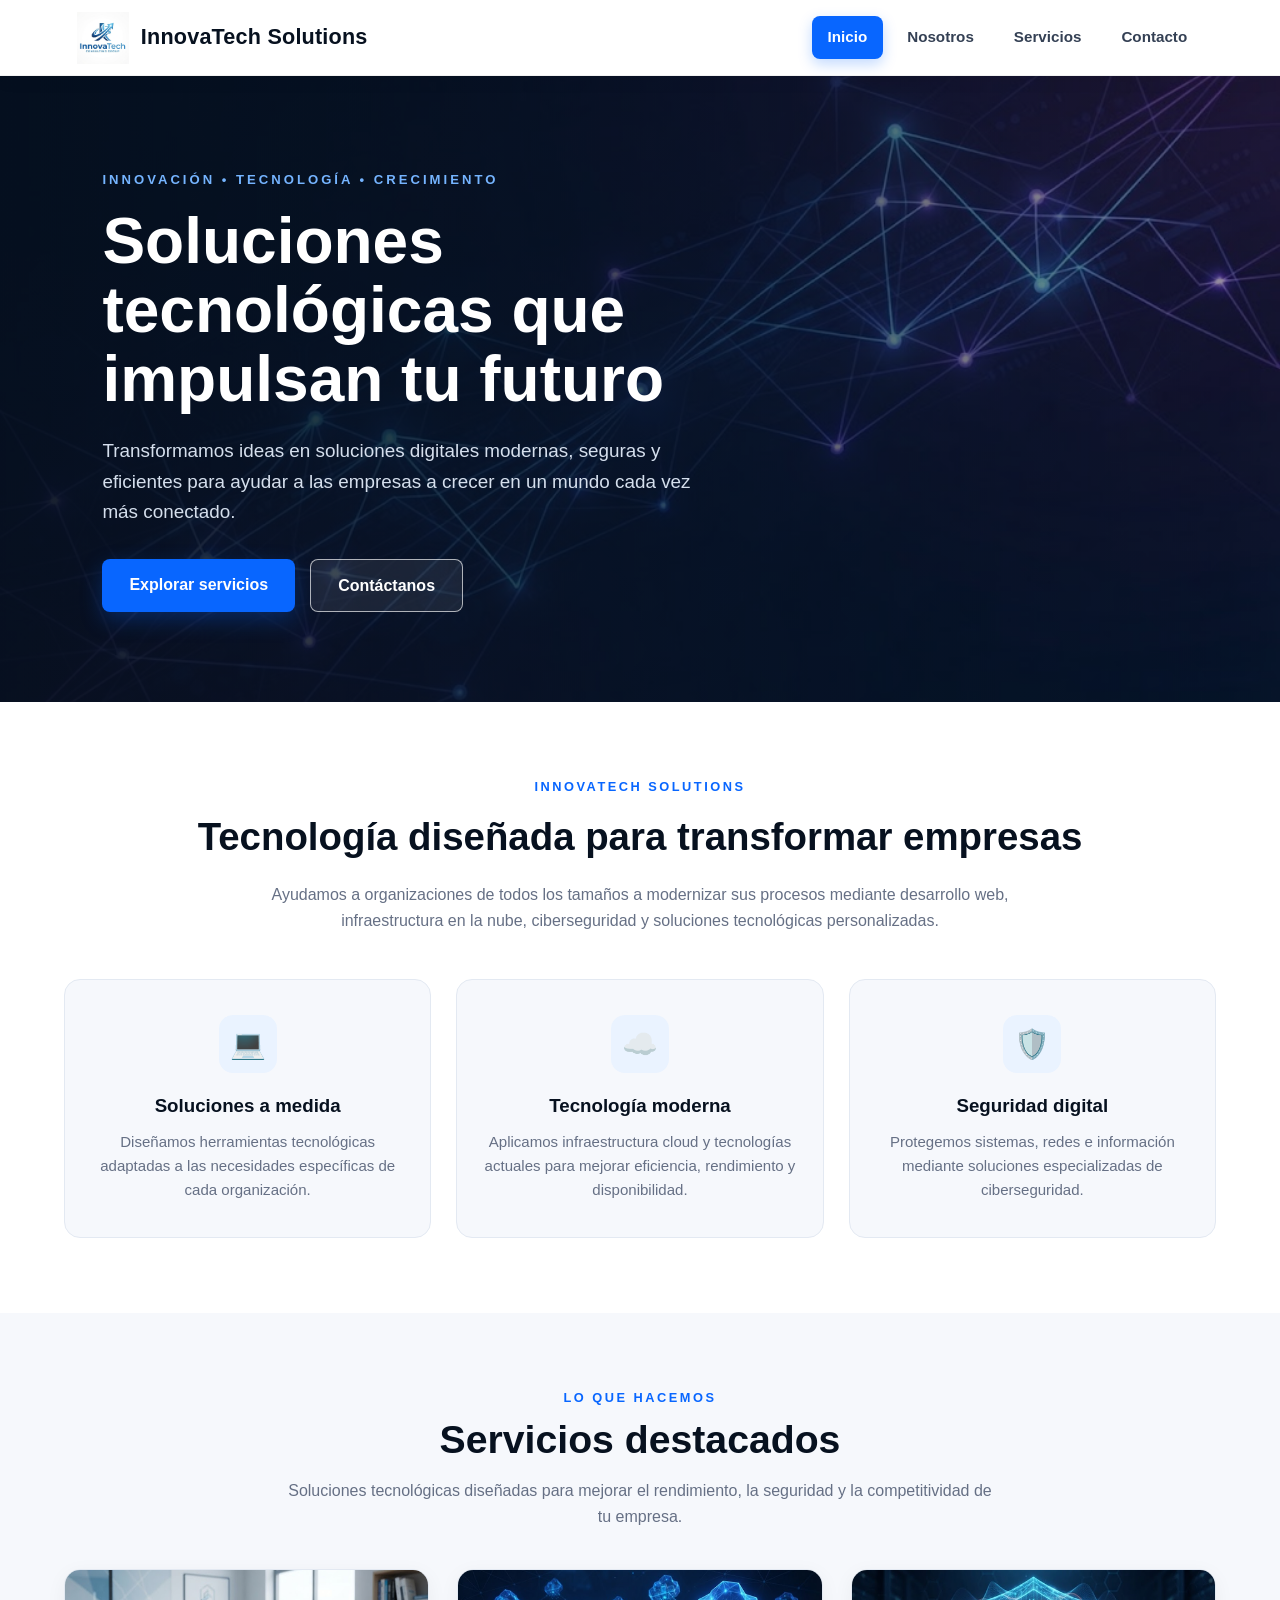
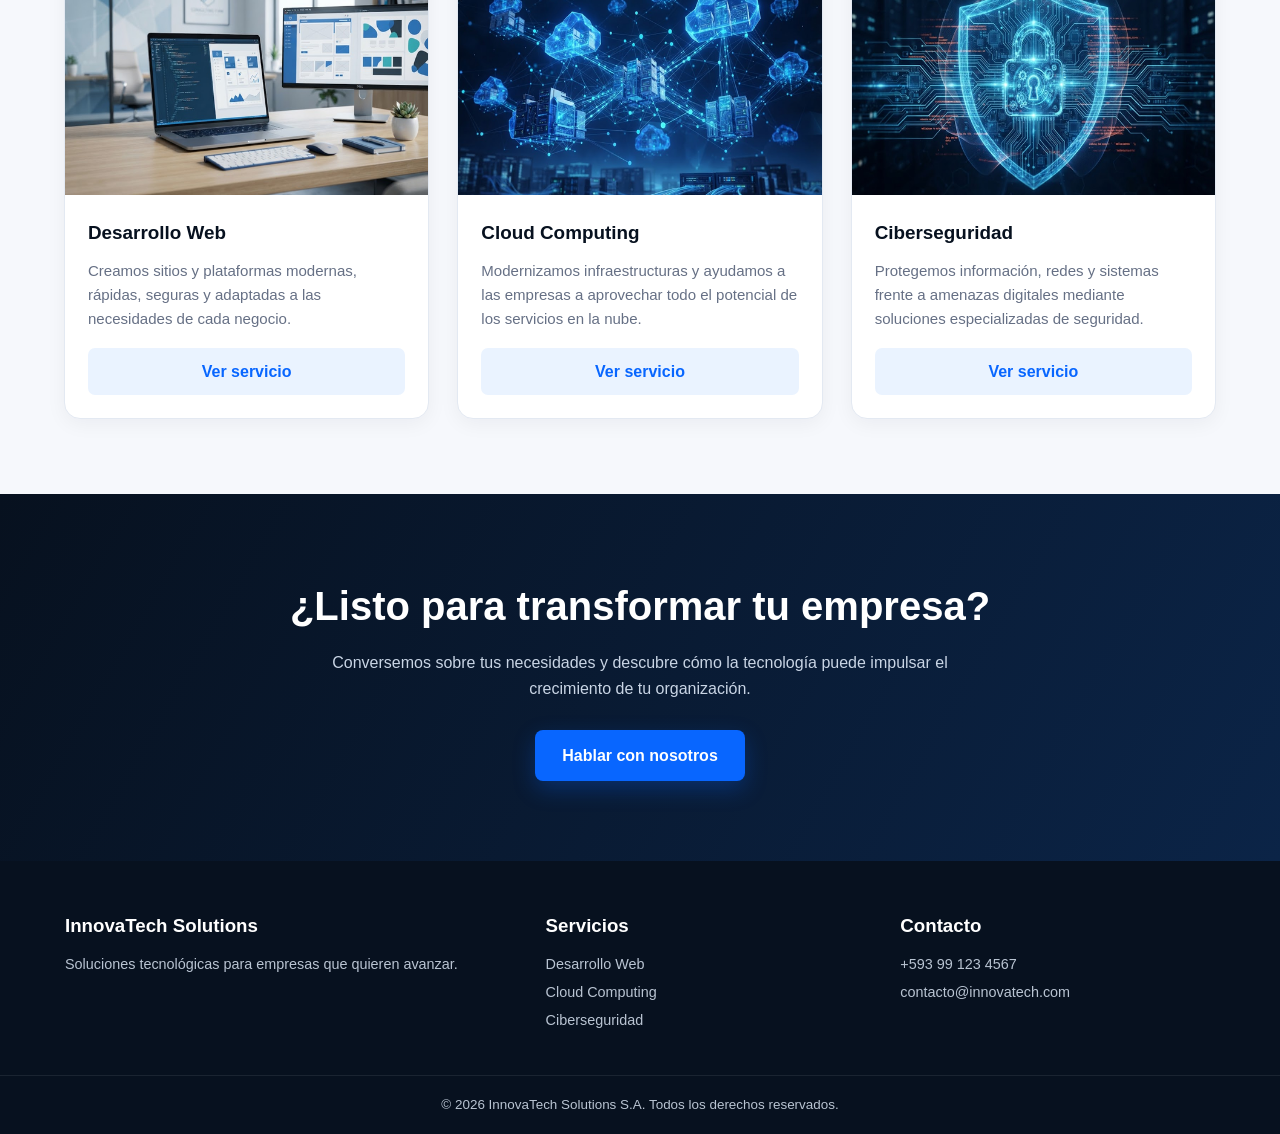
<file: index.html>
<!DOCTYPE html>
<html lang="es">

<head>
    <meta charset="UTF-8">

    <meta
        name="viewport"
        content="width=device-width, initial-scale=1.0">

    <meta
        name="description"
        content="InnovaTech Solutions ofrece servicios de desarrollo web, cloud computing, ciberseguridad y consultoría tecnológica.">

    <title>InnovaTech Solutions | Inicio</title>

    <link
        rel="stylesheet"
        href="assets/css/style.css">
</head>


<body>

    <!-- =========================
         ENCABEZADO
    ========================== -->

    <header>

        <div class="logo-container">

            <img
                src="assets/img/logo.png"
                alt="Logotipo de InnovaTech Solutions">

            <span>InnovaTech Solutions</span>

        </div>


        <nav>
            <ul>

                <li>
                    <a href="index.html" class="active">
                        Inicio
                    </a>
                </li>

                <li>
                    <a href="nosotros.html">
                        Nosotros
                    </a>
                </li>

                <li>
                    <a href="productos.html">
                        Servicios
                    </a>
                </li>

                <li>
                    <a href="contacto.html">
                        Contacto
                    </a>
                </li>

            </ul>
        </nav>

    </header>


    <!-- =========================
         CONTENIDO PRINCIPAL
    ========================== -->

    <main>


        <!-- =========================
             BANNER PRINCIPAL
        ========================== -->

        <section class="banner">

            <div class="banner-content">

                <span class="banner-label">
                    INNOVACIÓN • TECNOLOGÍA • CRECIMIENTO
                </span>

                <h1>
                    Soluciones tecnológicas que impulsan tu futuro
                </h1>

                <p>
                    Transformamos ideas en soluciones digitales modernas,
                    seguras y eficientes para ayudar a las empresas a crecer
                    en un mundo cada vez más conectado.
                </p>


                <div class="hero-buttons">

                    <a
                        href="productos.html"
                        class="btn btn-primary">

                        Explorar servicios

                    </a>


                    <a
                        href="contacto.html"
                        class="btn btn-secondary">

                        Contáctanos

                    </a>

                </div>

            </div>

        </section>


        <!-- =========================
             PRESENTACIÓN
        ========================== -->

        <section class="container intro-section">

            <span class="section-subtitle">
                InnovaTech Solutions
            </span>

            <h2>
                Tecnología diseñada para transformar empresas
            </h2>

            <p>
                Ayudamos a organizaciones de todos los tamaños a modernizar
                sus procesos mediante desarrollo web, infraestructura en la nube,
                ciberseguridad y soluciones tecnológicas personalizadas.
            </p>


            <!-- BENEFICIOS -->

            <div class="features-grid">


                <article class="feature-card">

                    <div class="feature-icon">
                        💻
                    </div>

                    <h3>
                        Soluciones a medida
                    </h3>

                    <p>
                        Diseñamos herramientas tecnológicas adaptadas
                        a las necesidades específicas de cada organización.
                    </p>

                </article>


                <article class="feature-card">

                    <div class="feature-icon">
                        ☁️
                    </div>

                    <h3>
                        Tecnología moderna
                    </h3>

                    <p>
                        Aplicamos infraestructura cloud y tecnologías
                        actuales para mejorar eficiencia, rendimiento
                        y disponibilidad.
                    </p>

                </article>


                <article class="feature-card">

                    <div class="feature-icon">
                        🛡️
                    </div>

                    <h3>
                        Seguridad digital
                    </h3>

                    <p>
                        Protegemos sistemas, redes e información
                        mediante soluciones especializadas
                        de ciberseguridad.
                    </p>

                </article>


            </div>

        </section>



        <!-- =========================
             SERVICIOS DESTACADOS
        ========================== -->

        <section class="services-section">

            <div class="container">

                <span class="section-subtitle">
                    Lo que hacemos
                </span>

                <h2 class="section-title">
                    Servicios destacados
                </h2>

                <p class="section-description">
                    Soluciones tecnológicas diseñadas para mejorar
                    el rendimiento, la seguridad y la competitividad
                    de tu empresa.
                </p>


                <div class="services-grid">


                    <!-- SERVICIO 1 -->

                    <article class="card">

                        <img
                            src="assets/img/productos/servicio1.png"
                            alt="Servicio de Desarrollo Web">

                        <div class="card-content">

                            <h3>
                                Desarrollo Web
                            </h3>

                            <p>
                                Creamos sitios y plataformas modernas,
                                rápidas, seguras y adaptadas a las
                                necesidades de cada negocio.
                            </p>

                            <a
                                href="productos.html"
                                class="btn-card">

                                Ver servicio

                            </a>

                        </div>

                    </article>



                    <!-- SERVICIO 2 -->

                    <article class="card">

                        <img
                            src="assets/img/productos/servicio2.png"
                            alt="Servicio de Cloud Computing">

                        <div class="card-content">

                            <h3>
                                Cloud Computing
                            </h3>

                            <p>
                                Modernizamos infraestructuras y ayudamos
                                a las empresas a aprovechar todo el
                                potencial de los servicios en la nube.
                            </p>

                            <a
                                href="productos.html"
                                class="btn-card">

                                Ver servicio

                            </a>

                        </div>

                    </article>



                    <!-- SERVICIO 3 -->

                    <article class="card">

                        <img
                            src="assets/img/productos/servicio3.png"
                            alt="Servicio de Ciberseguridad">

                        <div class="card-content">

                            <h3>
                                Ciberseguridad
                            </h3>

                            <p>
                                Protegemos información, redes y sistemas
                                frente a amenazas digitales mediante
                                soluciones especializadas de seguridad.
                            </p>

                            <a
                                href="productos.html"
                                class="btn-card">

                                Ver servicio

                            </a>

                        </div>

                    </article>


                </div>

            </div>

        </section>



        <!-- =========================
             LLAMADA A LA ACCIÓN
        ========================== -->

        <section class="cta-section">

            <h2>
                ¿Listo para transformar tu empresa?
            </h2>

            <p>
                Conversemos sobre tus necesidades y descubre cómo
                la tecnología puede impulsar el crecimiento de
                tu organización.
            </p>

            <a
                href="contacto.html"
                class="btn btn-primary">

                Hablar con nosotros

            </a>

        </section>


    </main>


    <!-- =========================
         PIE DE PÁGINA
    ========================== -->

    <footer>

        <div class="footer-content">


            <div>

                <h3>
                    InnovaTech Solutions
                </h3>

                <p>
                    Soluciones tecnológicas para empresas
                    que quieren avanzar.
                </p>

            </div>


            <div>

                <h3>
                    Servicios
                </h3>

                <p>
                    Desarrollo Web
                </p>

                <p>
                    Cloud Computing
                </p>

                <p>
                    Ciberseguridad
                </p>

            </div>


            <div>

                <h3>
                    Contacto
                </h3>

                <p>
                    +593 99 123 4567
                </p>

                <p>
                    contacto@innovatech.com
                </p>

            </div>


        </div>


        <div class="footer-bottom">

            <p>
                &copy; 2026 InnovaTech Solutions S.A.
                Todos los derechos reservados.
            </p>

        </div>

    </footer>


</body>

</html>
</file>
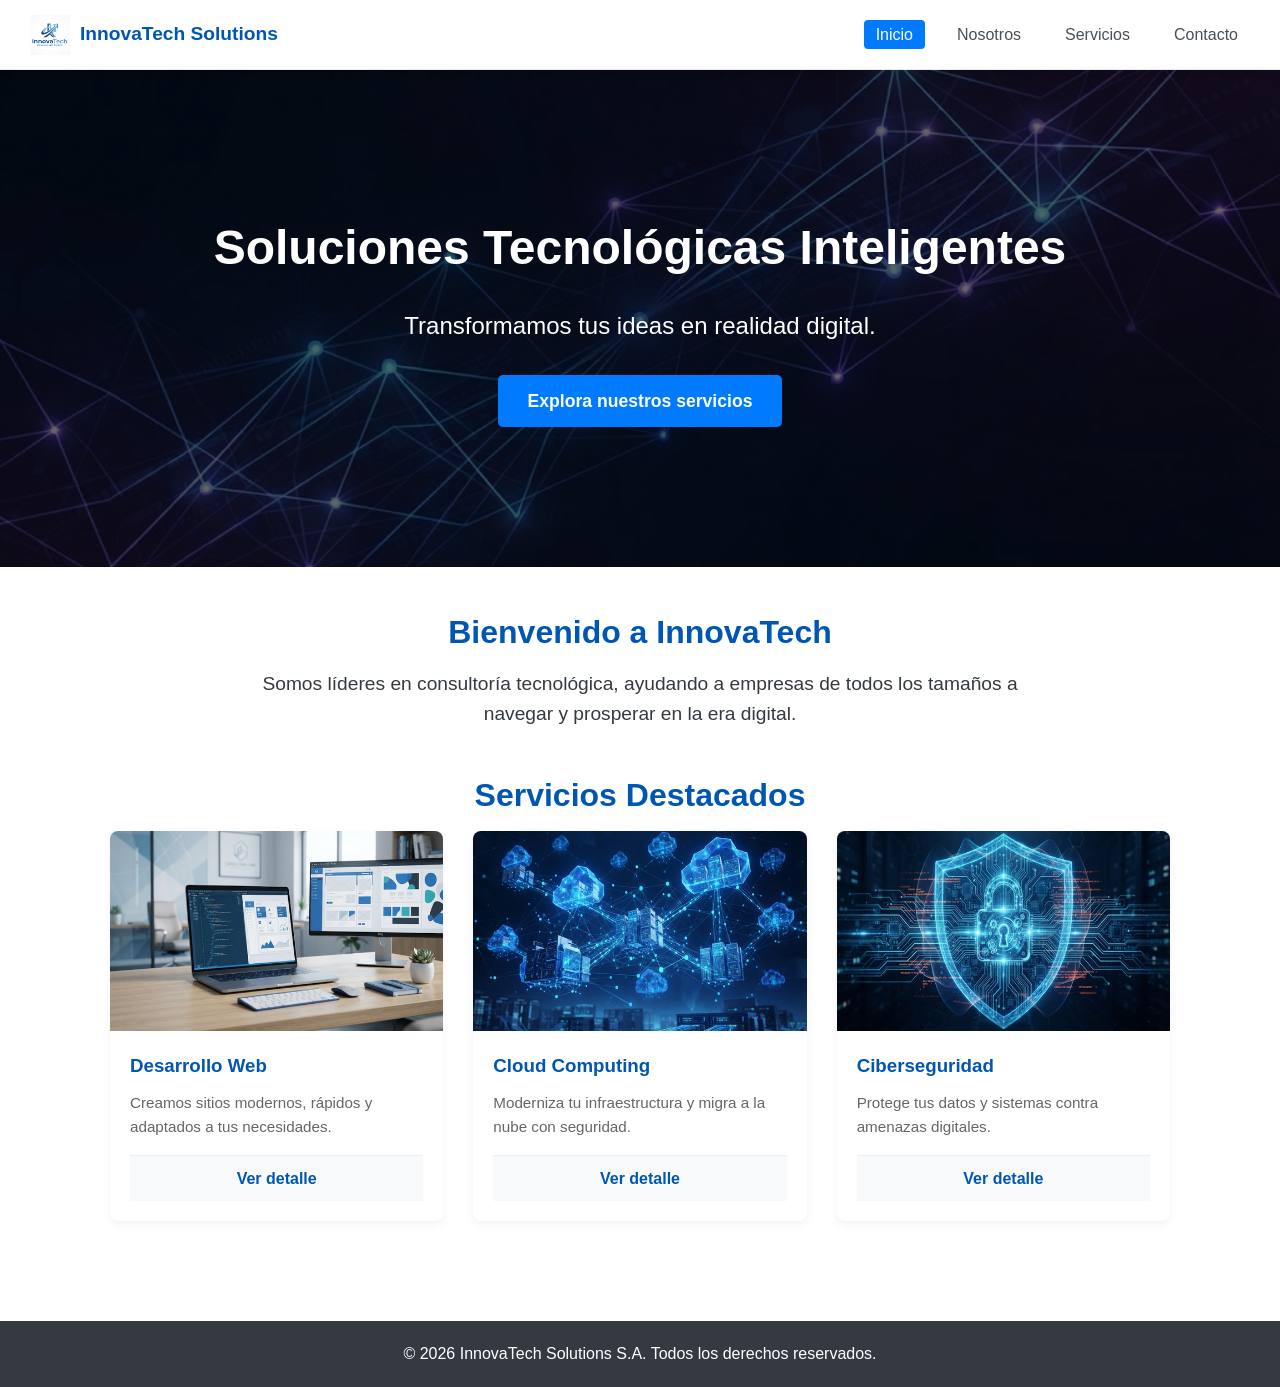
<file: sitio-empresa/index.html>
<!DOCTYPE html>
<html lang="es">
<head>
    <meta charset="UTF-8">
    <meta name="viewport" content="width=device-width, initial-scale=1.0">
    <title>InnovaTech Solutions - Inicio</title>
    <link rel="stylesheet" href="assets/css/style.css">
</head>
<body>
    <header>
        <div class="logo-container">
            <img src="assets/img/logo.png" alt="Logo InnovaTech">
            <span>InnovaTech Solutions</span>
        </div>
        <nav>
            <ul>
                <li><a href="index.html" class="active">Inicio</a></li>
                <li><a href="nosotros.html">Nosotros</a></li>
                <li><a href="productos.html">Servicios</a></li>
                <li><a href="contacto.html">Contacto</a></li>
            </ul>
        </nav>
    </header>

    <main>
        <section class="banner">
            <div class="container">
                <h1>Soluciones Tecnológicas Inteligentes</h1>
                <p>Transformamos tus ideas en realidad digital.</p>
                <a href="productos.html" class="btn">Explora nuestros servicios</a>
            </div>
        </section>

        <section class="container intro">
            <h2 class="section-title">Bienvenido a InnovaTech</h2>
            <p style="text-align: center; max-width: 800px; margin: 0 auto; font-size: 1.2rem;">Somos líderes en consultoría tecnológica, ayudando a empresas de todos los tamaños a navegar y prosperar en la era digital.</p>
        </section>

        <section class="container">
            <h2 class="section-title">Servicios Destacados</h2>
            <div class="services-grid">
                <!-- Tarjeta 1 -->
                <article class="card">
                    <img src="assets/img/productos/servicio1.png" alt="Desarrollo Web">
                    <div class="card-content">
                        <h3>Desarrollo Web</h3>
                        <p>Creamos sitios modernos, rápidos y adaptados a tus necesidades.</p>
                        <a href="productos.html" class="btn-card">Ver detalle</a>
                    </div>
                </article>
                <!-- Tarjeta 2 -->
                <article class="card">
                    <img src="assets/img/productos/servicio2.png" alt="Cloud Computing">
                    <div class="card-content">
                        <h3>Cloud Computing</h3>
                        <p>Moderniza tu infraestructura y migra a la nube con seguridad.</p>
                        <a href="productos.html" class="btn-card">Ver detalle</a>
                    </div>
                </article>
                <!-- Tarjeta 3 -->
                <article class="card">
                    <img src="assets/img/productos/servicio3.png" alt="Ciberseguridad">
                    <div class="card-content">
                        <h3>Ciberseguridad</h3>
                        <p>Protege tus datos y sistemas contra amenazas digitales.</p>
                        <a href="productos.html" class="btn-card">Ver detalle</a>
                    </div>
                </article>
            </div>
        </section>
    </main>

    <footer>
        <p>&copy; 2026 InnovaTech Solutions S.A. Todos los derechos reservados.</p>
    </footer>
</body>
</html>
</file>
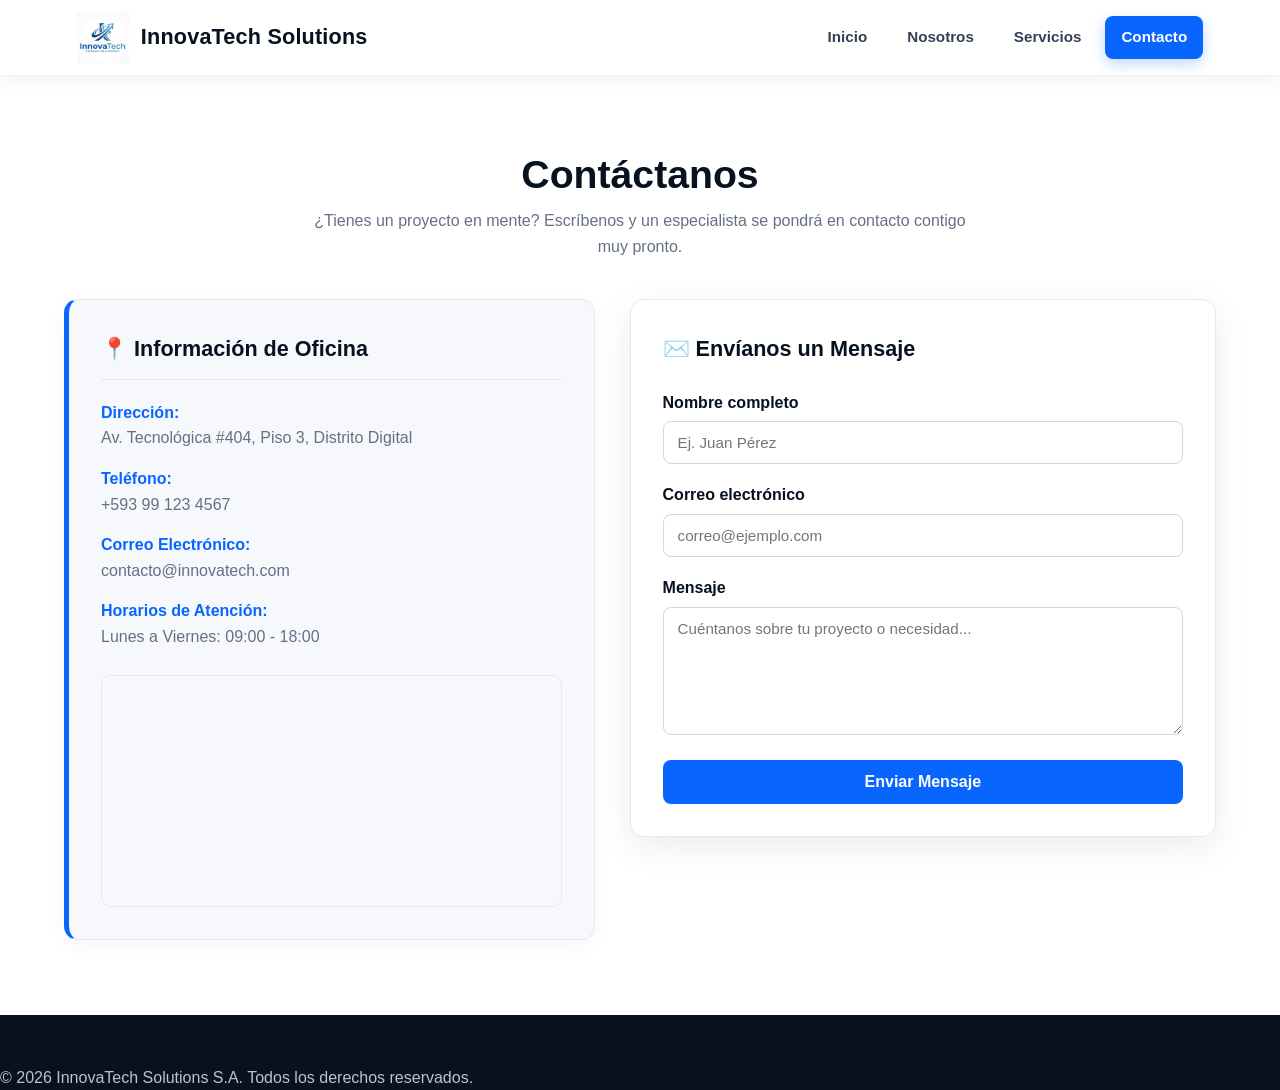
<file: contacto.html>
<!DOCTYPE html>
<html lang="es">
<head>
    <meta charset="UTF-8">
    <meta name="viewport" content="width=device-width, initial-scale=1.0">
    <title>InnovaTech Solutions - Contacto</title>
    <link rel="stylesheet" href="assets/css/style.css">
</head>
<body>
    <header>
        <div class="logo-container">
            <img src="assets/img/logo.png" alt="Logo InnovaTech">
            <span>InnovaTech Solutions</span>
        </div>
        <nav>
            <ul>
                <li><a href="index.html">Inicio</a></li>
                <li><a href="nosotros.html">Nosotros</a></li>
                <li><a href="productos.html">Servicios</a></li>
                <li><a href="contacto.html" class="active">Contacto</a></li>
            </ul>
        </nav>
    </header>

    <main>
        <section class="container contact-section">
            <h2 class="section-title">Contáctanos</h2>
            <p class="contact-subtitle">¿Tienes un proyecto en mente? Escríbenos y un especialista se pondrá en contacto contigo muy pronto.</p>

            <div class="contact-grid">
                
                <!-- Columna Izquierda: Información de Oficina -->
                <div class="office-info">
                    <h3>📍 Información de Oficina</h3>
                    <p><strong>Dirección:</strong><br>Av. Tecnológica #404, Piso 3, Distrito Digital</p>
                    <p><strong>Teléfono:</strong><br>+593 99 123 4567</p>
                    <p><strong>Correo Electrónico:</strong><br>contacto@innovatech.com</p>
                    <p><strong>Horarios de Atención:</strong><br>Lunes a Viernes: 09:00 - 18:00</p>
                    
                    <!-- Mapa Interactivo Integrado -->
                    <div class="map-container">
                        <iframe src="https://www.openstreetmap.org/export/embed.html?bbox=-79.921%2C-2.224%2C-79.877%2C-2.181&amp;layer=mapnik" allowfullscreen></iframe>
                    </div>
                </div>

                <!-- Columna Derecha: Formulario de Contacto -->
                <div class="contact-form-wrapper">
                    <h3>✉️ Envíanos un Mensaje</h3>
                    <form id="contactForm">
                        <div class="form-group">
                            <label for="name">Nombre completo</label>
                            <input type="text" class="form-control" id="name" placeholder="Ej. Juan Pérez" required>
                        </div>
                        <div class="form-group">
                            <label for="email">Correo electrónico</label>
                            <input type="email" class="form-control" id="email" placeholder="correo@ejemplo.com" required>
                        </div>
                        <div class="form-group">
                            <label for="message">Mensaje</label>
                            <textarea class="form-control" id="message" rows="6" placeholder="Cuéntanos sobre tu proyecto o necesidad..." required></textarea>
                        </div>
                        <button type="submit" class="btn-submit">Enviar Mensaje</button>
                    </form>
                </div>

            </div>
        </section>
    </main>

    <footer>
        <p>&copy; 2026 InnovaTech Solutions S.A. Todos los derechos reservados.</p>
    </footer>
</body>
</html>
</file>
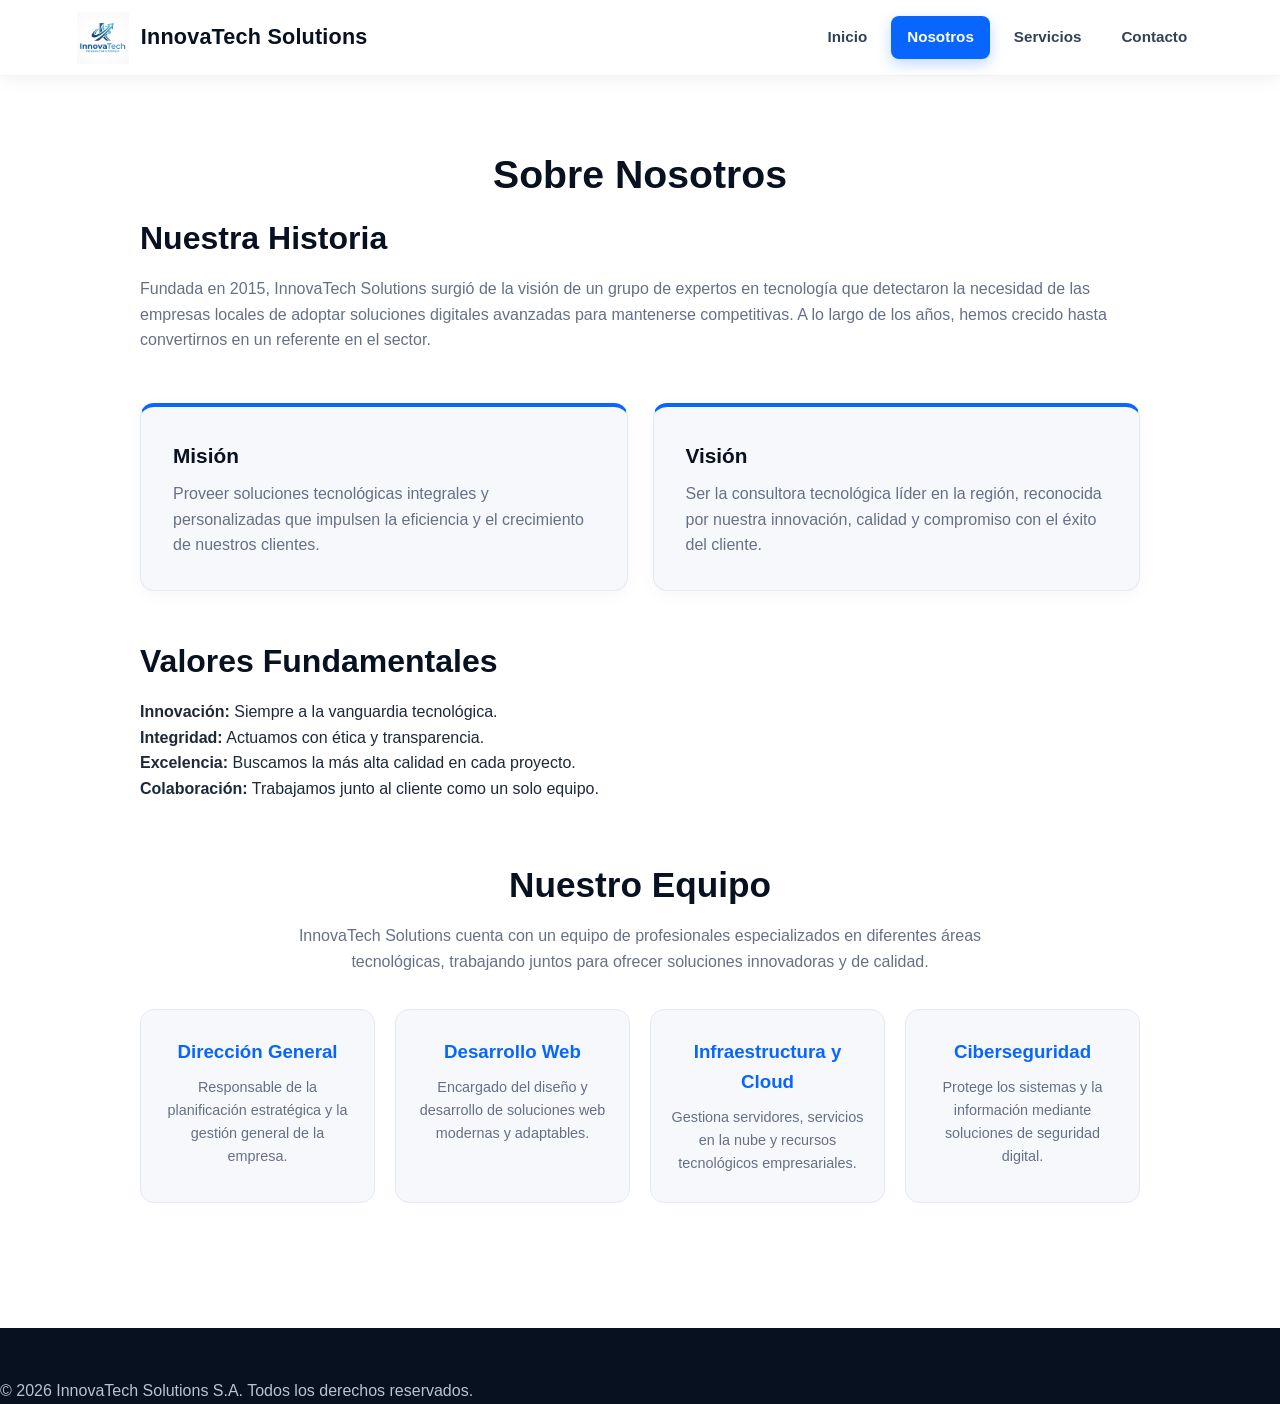
<file: nosotros.html>
<!DOCTYPE html>
<html lang="es">
<head>
    <meta charset="UTF-8">
    <meta name="viewport" content="width=device-width, initial-scale=1.0">
    <title>InnovaTech Solutions - Nosotros</title>
    <link rel="stylesheet" href="assets/css/style.css">
</head>
<body>
    <header>
        <div class="logo-container">
            <img src="assets/img/logo.png" alt="Logo InnovaTech">
            <span>InnovaTech Solutions</span>
        </div>
        <nav>
            <ul>
                <li><a href="index.html">Inicio</a></li>
                <li><a href="nosotros.html" class="active">Nosotros</a></li>
                <li><a href="productos.html">Servicios</a></li>
                <li><a href="contacto.html">Contacto</a></li>
            </ul>
        </nav>
    </header>

    <main>
        <div class="container about-content">
            <h1 class="section-title">Sobre Nosotros</h1>
            
            <section class="about-section">
                <h2>Nuestra Historia</h2>
                <p>Fundada en 2015, InnovaTech Solutions surgió de la visión de un grupo de expertos en tecnología que detectaron la necesidad de las empresas locales de adoptar soluciones digitales avanzadas para mantenerse competitivas. A lo largo de los años, hemos crecido hasta convertirnos en un referente en el sector.</p>
            </section>

            <section class="mission-vision">
                <div class="mv-box">
                    <h3>Misión</h3>
                    <p>Proveer soluciones tecnológicas integrales y personalizadas que impulsen la eficiencia y el crecimiento de nuestros clientes.</p>
                </div>
                <div class="mv-box">
                    <h3>Visión</h3>
                    <p>Ser la consultora tecnológica líder en la región, reconocida por nuestra innovación, calidad y compromiso con el éxito del cliente.</p>
                </div>
            </section>

            <section class="about-section">
                <h2>Valores Fundamentales</h2>
                <ul>
                    <li><strong>Innovación:</strong> Siempre a la vanguardia tecnológica.</li>
                    <li><strong>Integridad:</strong> Actuamos con ética y transparencia.</li>
                    <li><strong>Excelencia:</strong> Buscamos la más alta calidad en cada proyecto.</li>
                    <li><strong>Colaboración:</strong> Trabajamos junto al cliente como un solo equipo.</li>
                </ul>
            <section class="team-section">
    <h2>Nuestro Equipo</h2>
    <p class="team-intro">
        InnovaTech Solutions cuenta con un equipo de profesionales especializados
        en diferentes áreas tecnológicas, trabajando juntos para ofrecer soluciones
        innovadoras y de calidad.
    </p>

    <div class="team-grid">
        <article class="team-card">
            <h3>Dirección General</h3>
            <p>Responsable de la planificación estratégica y la gestión general de la empresa.</p>
        </article>

        <article class="team-card">
            <h3>Desarrollo Web</h3>
            <p>Encargado del diseño y desarrollo de soluciones web modernas y adaptables.</p>
        </article>

        <article class="team-card">
            <h3>Infraestructura y Cloud</h3>
            <p>Gestiona servidores, servicios en la nube y recursos tecnológicos empresariales.</p>
        </article>

        <article class="team-card">
            <h3>Ciberseguridad</h3>
            <p>Protege los sistemas y la información mediante soluciones de seguridad digital.</p>
        </article>
    </div>
</section>
        </div>
    </main>

    <footer>
        <p>&copy; 2026 InnovaTech Solutions S.A. Todos los derechos reservados.</p>
    </footer>
</body>
</html>
</file>
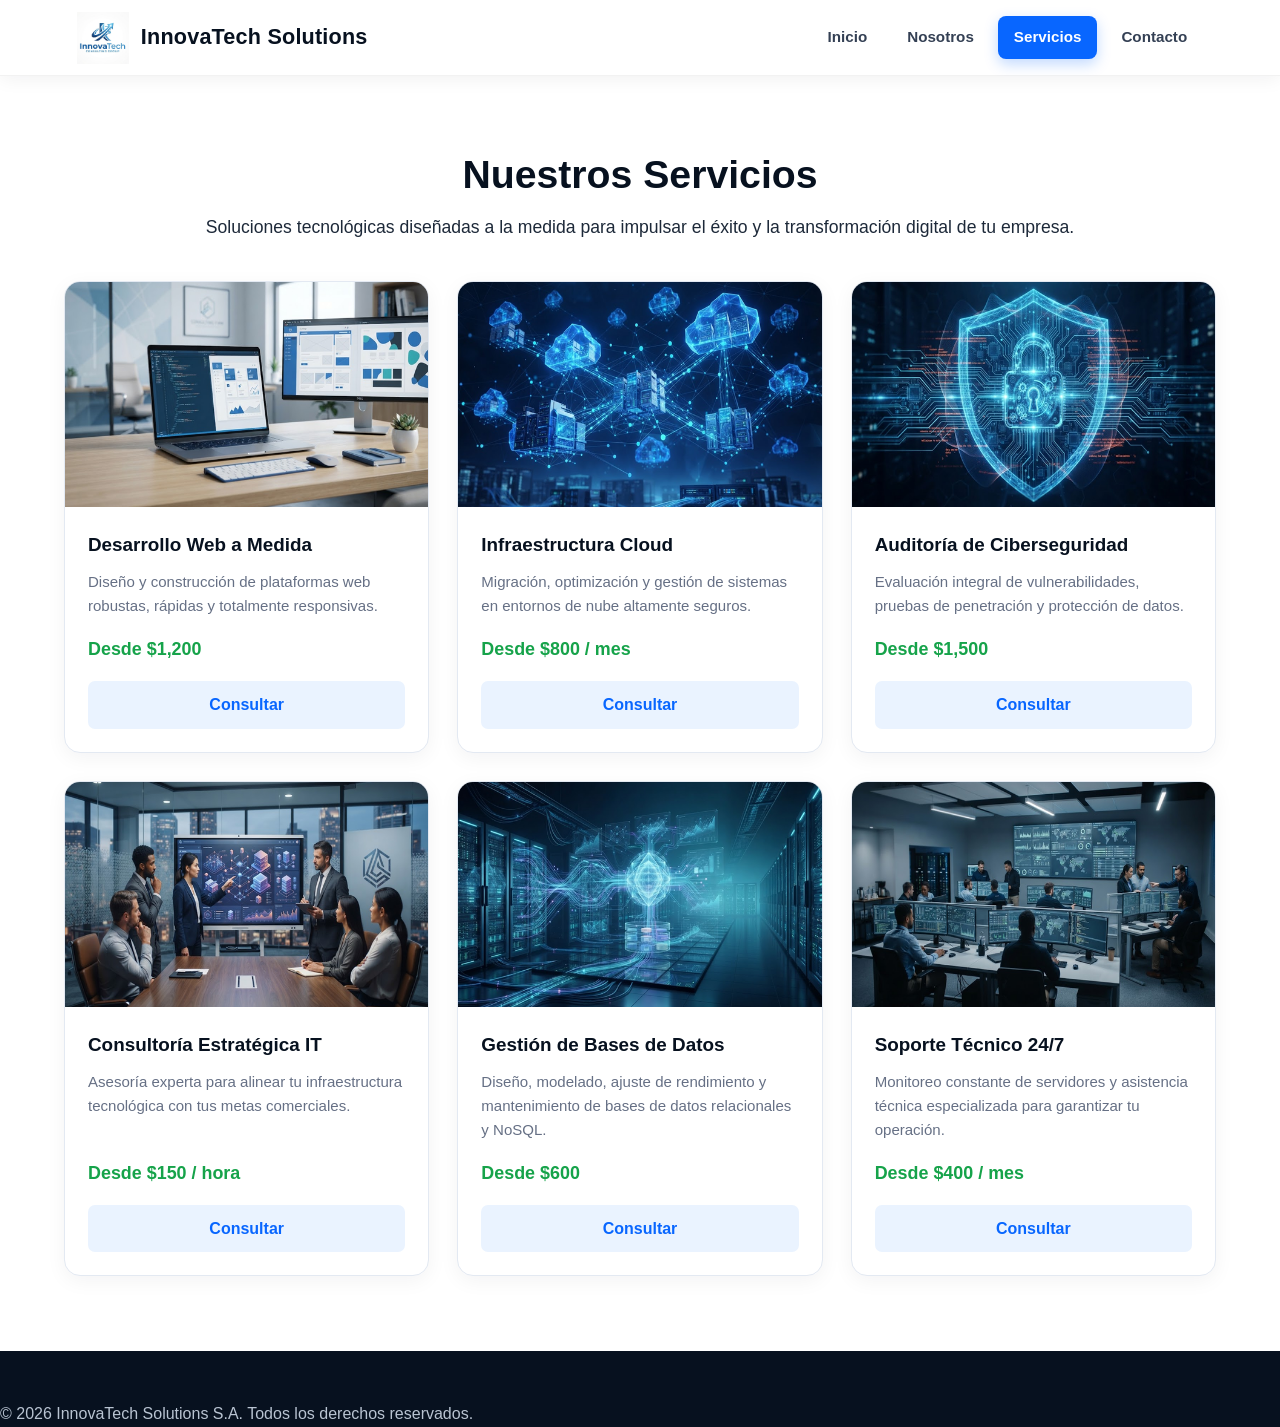
<file: productos.html>
<!DOCTYPE html>
<html lang="es">
<head>
    <meta charset="UTF-8">
    <meta name="viewport" content="width=device-width, initial-scale=1.0">
    <title>InnovaTech Solutions - Servicios</title>
    <link rel="stylesheet" href="assets/css/style.css">
</head>
<body>
    <header>
        <div class="logo-container">
            <img src="assets/img/logo.png" alt="Logo InnovaTech">
            <span>InnovaTech Solutions</span>
        </div>
        <nav>
            <ul>
                <li><a href="index.html">Inicio</a></li>
                <li><a href="nosotros.html">Nosotros</a></li>
                <li><a href="productos.html" class="active">Servicios</a></li>
                <li><a href="contacto.html">Contacto</a></li>
            </ul>
        </nav>
    </header>

    <main>
        <div class="container">
            <h1 class="section-title">Nuestros Servicios</h1>
            <p style="text-align: center; margin-bottom: 40px; font-size: 1.1rem;">Soluciones tecnológicas diseñadas a la medida para impulsar el éxito y la transformación digital de tu empresa.</p>
            
            <div class="services-grid">
                <!-- Servicio 1 -->
                <article class="card">
                    <img src="assets/img/productos/servicio1.png" alt="Desarrollo Web">
                    <div class="card-content">
                        <h3>Desarrollo Web a Medida</h3>
                        <p>Diseño y construcción de plataformas web robustas, rápidas y totalmente responsivas.</p>
                        <div class="card-price">Desde $1,200</div>
                        <a href="contacto.html" class="btn-card">Consultar</a>
                    </div>
                </article>

                <!-- Servicio 2 -->
                <article class="card">
                    <img src="assets/img/productos/servicio2.png" alt="Cloud Computing">
                    <div class="card-content">
                        <h3>Infraestructura Cloud</h3>
                        <p>Migración, optimización y gestión de sistemas en entornos de nube altamente seguros.</p>
                        <div class="card-price">Desde $800 / mes</div>
                        <a href="contacto.html" class="btn-card">Consultar</a>
                    </div>
                </article>

                <!-- Servicio 3 -->
                <article class="card">
                    <img src="assets/img/productos/servicio3.png" alt="Ciberseguridad">
                    <div class="card-content">
                        <h3>Auditoría de Ciberseguridad</h3>
                        <p>Evaluación integral de vulnerabilidades, pruebas de penetración y protección de datos.</p>
                        <div class="card-price">Desde $1,500</div>
                        <a href="contacto.html" class="btn-card">Consultar</a>
                    </div>
                </article>

                <!-- Servicio 4 -->
                <article class="card">
                    <img src="assets/img/productos/servicio4.png" alt="Consultoría IT">
                    <div class="card-content">
                        <h3>Consultoría Estratégica IT</h3>
                        <p>Asesoría experta para alinear tu infraestructura tecnológica con tus metas comerciales.</p>
                        <div class="card-price">Desde $150 / hora</div>
                        <a href="contacto.html" class="btn-card">Consultar</a>
                    </div>
                </article>

                <!-- Servicio 5 -->
                <article class="card">
                    <img src="assets/img/productos/servicio5.png" alt="Bases de Datos">
                    <div class="card-content">
                        <h3>Gestión de Bases de Datos</h3>
                        <p>Diseño, modelado, ajuste de rendimiento y mantenimiento de bases de datos relacionales y NoSQL.</p>
                        <div class="card-price">Desde $600</div>
                        <a href="contacto.html" class="btn-card">Consultar</a>
                    </div>
                </article>

                <!-- Servicio 6 -->
                <article class="card">
                    <img src="assets/img/productos/servicio6.png" alt="Soporte Técnico">
                    <div class="card-content">
                        <h3>Soporte Técnico 24/7</h3>
                        <p>Monitoreo constante de servidores y asistencia técnica especializada para garantizar tu operación.</p>
                        <div class="card-price">Desde $400 / mes</div>
                        <a href="contacto.html" class="btn-card">Consultar</a>
                    </div>
                </article>
            </div>
        </div>
    </main>

    <footer>
        <p>&copy; 2026 InnovaTech Solutions S.A. Todos los derechos reservados.</p>
    </footer>
</body>
</html>
</file>
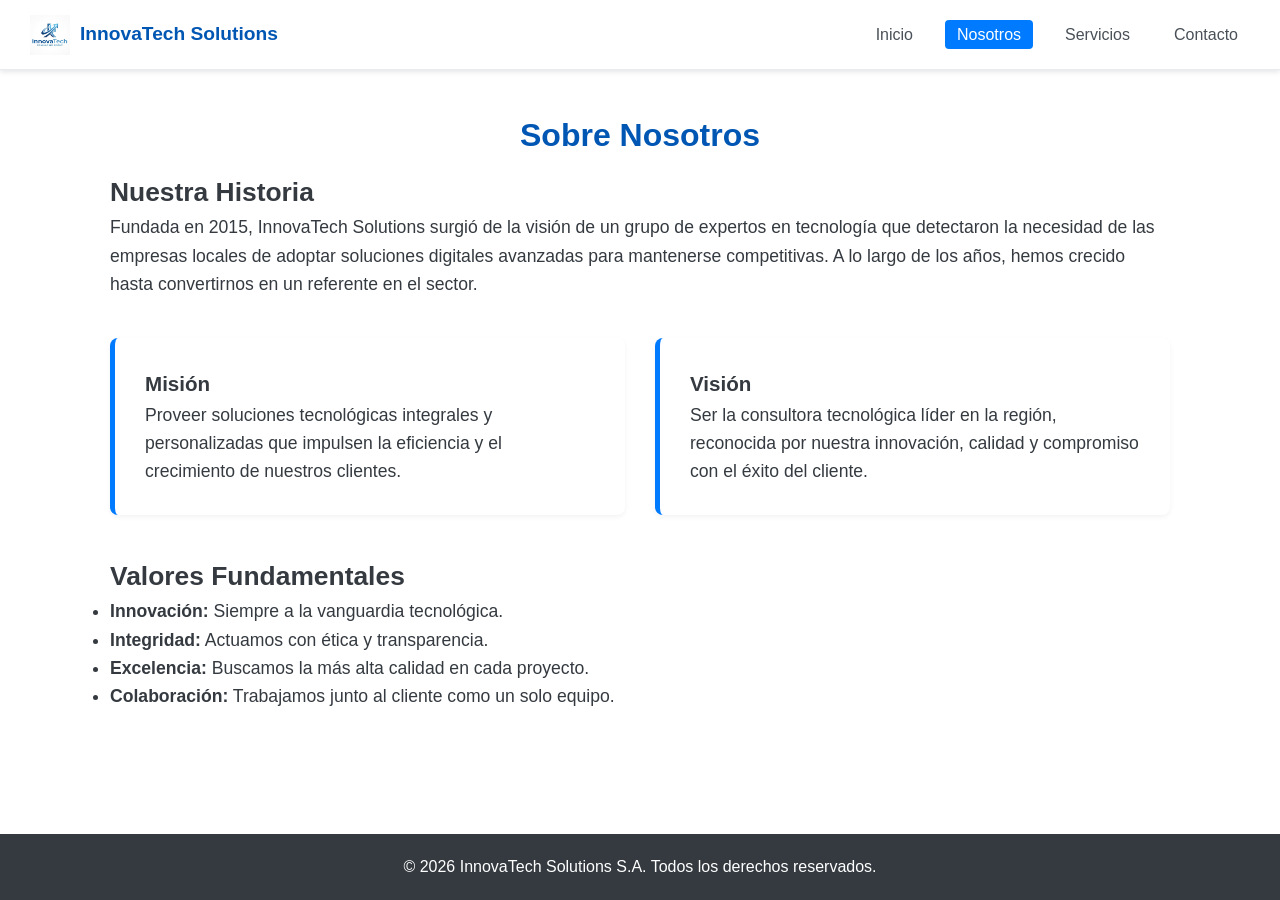
<file: sitio-empresa/nosotros.html>
<!DOCTYPE html>
<html lang="es">
<head>
    <meta charset="UTF-8">
    <meta name="viewport" content="width=device-width, initial-scale=1.0">
    <title>InnovaTech Solutions - Nosotros</title>
    <link rel="stylesheet" href="assets/css/style.css">
</head>
<body>
    <header>
        <div class="logo-container">
            <img src="assets/img/logo.png" alt="Logo InnovaTech">
            <span>InnovaTech Solutions</span>
        </div>
        <nav>
            <ul>
                <li><a href="index.html">Inicio</a></li>
                <li><a href="nosotros.html" class="active">Nosotros</a></li>
                <li><a href="productos.html">Servicios</a></li>
                <li><a href="contacto.html">Contacto</a></li>
            </ul>
        </nav>
    </header>

    <main>
        <div class="container about-content">
            <h1 class="section-title">Sobre Nosotros</h1>
            
            <section class="about-section">
                <h2>Nuestra Historia</h2>
                <p>Fundada en 2015, InnovaTech Solutions surgió de la visión de un grupo de expertos en tecnología que detectaron la necesidad de las empresas locales de adoptar soluciones digitales avanzadas para mantenerse competitivas. A lo largo de los años, hemos crecido hasta convertirnos en un referente en el sector.</p>
            </section>

            <section class="mission-vision">
                <div class="mv-box">
                    <h3>Misión</h3>
                    <p>Proveer soluciones tecnológicas integrales y personalizadas que impulsen la eficiencia y el crecimiento de nuestros clientes.</p>
                </div>
                <div class="mv-box">
                    <h3>Visión</h3>
                    <p>Ser la consultora tecnológica líder en la región, reconocida por nuestra innovación, calidad y compromiso con el éxito del cliente.</p>
                </div>
            </section>

            <section class="about-section">
                <h2>Valores Fundamentales</h2>
                <ul>
                    <li><strong>Innovación:</strong> Siempre a la vanguardia tecnológica.</li>
                    <li><strong>Integridad:</strong> Actuamos con ética y transparencia.</li>
                    <li><strong>Excelencia:</strong> Buscamos la más alta calidad en cada proyecto.</li>
                    <li><strong>Colaboración:</strong> Trabajamos junto al cliente como un solo equipo.</li>
                </ul>
            </section>
        </div>
    </main>

    <footer>
        <p>&copy; 2026 InnovaTech Solutions S.A. Todos los derechos reservados.</p>
    </footer>
</body>
</html>
</file>
<file: assets/css/style.css>
/* =========================================================
   INNOVATECH SOLUTIONS S.A.
   Sitio empresarial - HTML5 + CSS3
========================================================= */

/* ---------- VARIABLES ---------- */

:root {
    --primary: #0866ff;
    --primary-dark: #0047b8;
    --primary-light: #eaf3ff;

    --dark: #07111f;
    --dark-soft: #101d2f;

    --white: #ffffff;
    --light: #f6f8fc;
    --border: #e3e9f2;

    --text: #1d2939;
    --text-light: #667085;

    --success: #16a34a;

    --shadow: 0 10px 35px rgba(7, 17, 31, 0.08);
    --shadow-hover: 0 18px 45px rgba(7, 17, 31, 0.15);
}


/* ---------- RESET ---------- */

* {
    margin: 0;
    padding: 0;
    box-sizing: border-box;
}

html {
    scroll-behavior: smooth;
}

body {
    font-family: "Segoe UI", Arial, sans-serif;
    color: var(--text);
    background-color: var(--white);
    line-height: 1.6;

    min-height: 100vh;

    display: flex;
    flex-direction: column;
}

img {
    display: block;
    max-width: 100%;
}

a {
    text-decoration: none;
}

ul {
    list-style: none;
}


/* =========================================================
   HEADER
========================================================= */

header {
    min-height: 76px;

    background-color: rgba(255, 255, 255, 0.97);

    display: flex;
    justify-content: space-between;
    align-items: center;

    padding: 10px 6%;

    position: sticky;
    top: 0;
    z-index: 1000;

    border-bottom: 1px solid rgba(0, 0, 0, 0.05);

    box-shadow: 0 3px 18px rgba(7, 17, 31, 0.06);
}


/* ---------- LOGO ---------- */

.logo-container {
    display: flex;
    align-items: center;
    gap: 12px;
}

.logo-container img {
    width: 52px;
    height: 52px;

    object-fit: contain;
}

.logo-container span {
    color: var(--dark);

    font-size: 1.35rem;
    font-weight: 800;

    letter-spacing: 0.2px;
}


/* ---------- NAVEGACIÓN ---------- */

nav ul {
    display: flex;
    align-items: center;

    gap: 8px;
}

nav a {
    display: block;

    color: #344054;

    padding: 9px 16px;

    border-radius: 8px;

    font-size: 0.95rem;
    font-weight: 600;

    transition:
        background-color 0.3s ease,
        color 0.3s ease,
        transform 0.3s ease;
}

nav a:hover {
    color: var(--primary);

    background-color: var(--primary-light);

    transform: translateY(-2px);
}

nav a.active {
    background-color: var(--primary);
    color: var(--white);

    box-shadow: 0 5px 14px rgba(8, 102, 255, 0.25);
}


/* =========================================================
   ESTRUCTURA GENERAL
========================================================= */

main {
    flex: 1;
}

.container {
    width: 90%;
    max-width: 1180px;

    margin: auto;

    padding: 75px 0;
}


/* ---------- TÍTULOS ---------- */

.section-title {
    color: var(--dark);

    text-align: center;

    font-size: 2.45rem;
    line-height: 1.2;

    margin-bottom: 15px;
}

.section-subtitle {
    display: block;

    color: var(--primary);

    text-align: center;

    text-transform: uppercase;

    font-size: 0.8rem;
    font-weight: 800;

    letter-spacing: 2.5px;

    margin-bottom: 8px;
}

.section-description {
    max-width: 720px;

    margin: 0 auto 40px;

    text-align: center;

    color: var(--text-light);
}


/* =========================================================
   INICIO - BANNER
========================================================= */

.banner {
    min-height: 620px;

    background:
        linear-gradient(
            90deg,
            rgba(5, 15, 30, 0.94),
            rgba(5, 15, 30, 0.72),
            rgba(5, 15, 30, 0.40)
        ),
        url("../img/banner.jpg");

    background-size: cover;
    background-position: center;

    display: flex;
    align-items: center;

    padding: 90px 8%;

    text-align: left;
}

.banner-content {
    max-width: 720px;

    color: var(--white);
}

.banner-label {
    display: inline-block;

    color: #75b4ff;

    text-transform: uppercase;

    font-size: 0.82rem;
    font-weight: 800;

    letter-spacing: 3px;

    margin-bottom: 17px;
}

.banner h1 {
    max-width: 720px;

    color: var(--white);

    font-size: 4rem;
    line-height: 1.08;

    margin-bottom: 22px;
}

.banner p {
    max-width: 620px;

    color: #d5dfed;

    font-size: 1.18rem;

    margin-bottom: 32px;
}


/* ---------- BOTONES ---------- */

.hero-buttons {
    display: flex;
    flex-wrap: wrap;

    gap: 15px;
}

.btn {
    display: inline-block;

    padding: 13px 27px;

    border-radius: 8px;

    font-weight: 700;

    transition:
        transform 0.3s ease,
        box-shadow 0.3s ease,
        background-color 0.3s ease,
        color 0.3s ease;
}

.btn:hover {
    transform: translateY(-3px);
}

.btn-primary {
    background-color: var(--primary);
    color: var(--white);

    box-shadow: 0 8px 22px rgba(8, 102, 255, 0.28);
}

.btn-primary:hover {
    background-color: #0057df;
}

.btn-secondary {
    color: var(--white);

    border: 1px solid rgba(255, 255, 255, 0.65);

    background-color: rgba(255, 255, 255, 0.08);
}

.btn-secondary:hover {
    background-color: var(--white);

    color: var(--dark);
}


/* =========================================================
   PRESENTACIÓN
========================================================= */

.intro-section {
    text-align: center;
}

.intro-section h2 {
    color: var(--dark);

    font-size: 2.4rem;

    margin-bottom: 15px;
}

.intro-section > p {
    max-width: 760px;

    color: var(--text-light);

    margin: 0 auto 45px;
}


/* ---------- BENEFICIOS ---------- */

.features-grid {
    display: grid;

    grid-template-columns: repeat(3, 1fr);

    gap: 25px;
}

.feature-card {
    background-color: var(--light);

    padding: 35px 27px;

    border: 1px solid var(--border);

    border-radius: 16px;

    text-align: center;

    transition:
        transform 0.3s ease,
        box-shadow 0.3s ease,
        border-color 0.3s ease;
}

.feature-card:hover {
    transform: translateY(-7px);

    border-color: #b9d5ff;

    box-shadow: var(--shadow);
}

.feature-icon {
    width: 58px;
    height: 58px;

    margin: 0 auto 18px;

    display: flex;
    justify-content: center;
    align-items: center;

    background-color: var(--primary-light);

    border-radius: 14px;

    font-size: 1.8rem;
}

.feature-card h3 {
    color: var(--dark);

    margin-bottom: 9px;
}

.feature-card p {
    color: var(--text-light);

    font-size: 0.94rem;
}


/* =========================================================
   SERVICIOS / PRODUCTOS
========================================================= */

.services-section {
    background-color: var(--light);
}

.services-grid,
.productos-grid {
    display: grid;

    grid-template-columns:
        repeat(3, minmax(0, 1fr));

    gap: 28px;
}

.card {
    background-color: var(--white);

    border: 1px solid var(--border);

    border-radius: 16px;

    overflow: hidden;

    display: flex;
    flex-direction: column;

    box-shadow: 0 5px 20px rgba(7, 17, 31, 0.05);

    transition:
        transform 0.3s ease,
        box-shadow 0.3s ease;
}

.card:hover {
    transform: translateY(-8px);

    box-shadow: var(--shadow-hover);
}

.card img {
    width: 100%;
    height: 225px;

    object-fit: cover;

    transition: transform 0.4s ease;
}

.card:hover img {
    transform: scale(1.04);
}

.card-content {
    padding: 23px;

    display: flex;
    flex-direction: column;

    flex: 1;
}

.card h3 {
    color: var(--dark);

    font-size: 1.18rem;

    margin-bottom: 10px;
}

.card p {
    color: var(--text-light);

    font-size: 0.94rem;

    margin-bottom: 17px;

    flex: 1;
}

.card-price {
    color: var(--success);

    font-size: 1.12rem;
    font-weight: 800;

    margin-bottom: 17px;
}

.btn-card {
    width: 100%;

    display: block;

    color: var(--primary);

    background-color: var(--primary-light);

    padding: 11px;

    border-radius: 7px;

    text-align: center;

    font-weight: 700;

    transition:
        background-color 0.3s ease,
        color 0.3s ease,
        transform 0.3s ease;
}

.btn-card:hover {
    background-color: var(--primary);

    color: var(--white);

    transform: translateY(-2px);
}


/* =========================================================
   BANNER DE PÁGINAS INTERNAS
========================================================= */

.page-banner {
    min-height: 310px;

    background:
        linear-gradient(
            rgba(5, 15, 30, 0.88),
            rgba(5, 15, 30, 0.88)
        ),
        url("../img/banner.jpg");

    background-size: cover;
    background-position: center;

    color: var(--white);

    display: flex;
    flex-direction: column;

    justify-content: center;
    align-items: center;

    padding: 45px 20px;

    text-align: center;
}

.page-banner span {
    color: #75b4ff;

    text-transform: uppercase;

    font-size: 0.8rem;
    font-weight: 800;

    letter-spacing: 3px;

    margin-bottom: 8px;
}

.page-banner h1 {
    font-size: 3rem;

    margin-bottom: 10px;
}

.page-banner p {
    max-width: 680px;

    color: #d6dfeb;
}


/* =========================================================
   NOSOTROS
========================================================= */

.about-content {
    max-width: 1000px;

    margin: auto;
}

.about-section {
    margin-bottom: 50px;
}

.about-section h2 {
    color: var(--dark);

    font-size: 2rem;

    margin-bottom: 12px;
}

.about-section p {
    color: var(--text-light);
}


/* ---------- MISIÓN Y VISIÓN ---------- */

.mission-vision {
    display: grid;

    grid-template-columns: 1fr 1fr;

    gap: 25px;

    margin: 45px 0;
}

.mv-box {
    background-color: var(--light);

    padding: 32px;

    border: 1px solid var(--border);
    border-top: 4px solid var(--primary);

    border-radius: 14px;

    box-shadow: 0 4px 18px rgba(7, 17, 31, 0.04);

    transition:
        transform 0.3s ease,
        box-shadow 0.3s ease;
}

.mv-box:hover {
    transform: translateY(-5px);

    box-shadow: var(--shadow);
}

.mv-box h3 {
    color: var(--dark);

    font-size: 1.3rem;

    margin-bottom: 9px;
}

.mv-box p {
    color: var(--text-light);
}


/* ---------- VALORES ---------- */

.values-list {
    display: grid;

    grid-template-columns: repeat(2, 1fr);

    gap: 15px;

    margin-top: 20px;
}

.value-item {
    background-color: var(--white);

    border: 1px solid var(--border);

    padding: 18px 20px;

    border-radius: 10px;

    transition:
        border-color 0.3s ease,
        transform 0.3s ease;
}

.value-item:hover {
    border-color: #a9cbff;

    transform: translateX(5px);
}

.value-item strong {
    color: var(--primary);
}


/* =========================================================
   EQUIPO
========================================================= */

.team-section {
    margin-top: 55px;
}

.team-section h2 {
    color: var(--dark);

    text-align: center;

    font-size: 2.2rem;

    margin-bottom: 10px;
}

.team-intro {
    max-width: 700px;

    color: var(--text-light);

    text-align: center;

    margin: 0 auto 35px;
}

.team-grid {
    display: grid;

    grid-template-columns:
        repeat(4, 1fr);

    gap: 20px;
}

.team-card {
    background-color: var(--light);

    padding: 27px 20px;

    border: 1px solid var(--border);

    border-radius: 14px;

    text-align: center;

    transition:
        transform 0.3s ease,
        box-shadow 0.3s ease;
}

.team-card:hover {
    transform: translateY(-7px);

    box-shadow: var(--shadow);
}

.team-card h3 {
    color: var(--primary);

    margin-bottom: 9px;
}

.team-card p {
    color: var(--text-light);

    font-size: 0.9rem;
}


/* =========================================================
   CONTACTO
========================================================= */

.contact-subtitle {
    max-width: 680px;

    text-align: center;

    color: var(--text-light);

    margin: -5px auto 40px;
}

.contact-grid {
    display: grid;

    grid-template-columns: 0.95fr 1.05fr;

    gap: 35px;

    align-items: start;
}


/* ---------- INFORMACIÓN ---------- */

.office-info {
    background-color: var(--light);

    padding: 32px;

    border: 1px solid var(--border);
    border-left: 5px solid var(--primary);

    border-radius: 14px;

    box-shadow: 0 5px 20px rgba(7, 17, 31, 0.04);
}

.office-info h3 {
    color: var(--dark);

    font-size: 1.35rem;

    padding-bottom: 12px;

    margin-bottom: 20px;

    border-bottom: 1px solid var(--border);
}

.office-info p {
    color: var(--text-light);

    margin-bottom: 15px;
}

.office-info strong {
    color: var(--primary);
}


/* ---------- MAPA ---------- */

.map-container {
    width: 100%;

    margin-top: 25px;

    overflow: hidden;

    border: 1px solid var(--border);

    border-radius: 10px;
}

.map-container iframe {
    width: 100%;
    height: 230px;

    display: block;

    border: 0;
}


/* ---------- FORMULARIO ---------- */

.contact-form-wrapper {
    background-color: var(--white);

    padding: 32px;

    border: 1px solid var(--border);

    border-radius: 14px;

    box-shadow: var(--shadow);
}

.contact-form-wrapper h3 {
    color: var(--dark);

    font-size: 1.35rem;

    margin-bottom: 23px;
}

.form-group {
    margin-bottom: 18px;
}

.form-group label {
    display: block;

    color: var(--dark);

    margin-bottom: 6px;

    font-weight: 700;
}

.form-control,
.form-group input,
.form-group textarea {
    width: 100%;

    padding: 12px 14px;

    color: var(--text);

    background-color: #fff;

    border: 1px solid #d0d8e3;

    border-radius: 8px;

    font-family: inherit;
    font-size: 0.95rem;

    transition:
        border-color 0.3s ease,
        box-shadow 0.3s ease;
}

.form-control:focus,
.form-group input:focus,
.form-group textarea:focus {
    outline: none;

    border-color: var(--primary);

    box-shadow: 0 0 0 3px rgba(8, 102, 255, 0.12);
}

.form-group textarea {
    resize: vertical;
}

.btn-submit {
    width: 100%;

    padding: 13px;

    color: var(--white);

    background-color: var(--primary);

    border: none;

    border-radius: 8px;

    cursor: pointer;

    font-size: 1rem;
    font-weight: 700;

    transition:
        background-color 0.3s ease,
        transform 0.3s ease;
}

.btn-submit:hover {
    background-color: var(--primary-dark);

    transform: translateY(-2px);
}


/* =========================================================
   CTA
========================================================= */

.cta-section {
    background:
        linear-gradient(
            120deg,
            #07111f,
            #0b2447
        );

    padding: 80px 20px;

    color: var(--white);

    text-align: center;
}

.cta-section h2 {
    font-size: 2.5rem;

    margin-bottom: 12px;
}

.cta-section p {
    max-width: 650px;

    color: #c9d5e5;

    margin: 0 auto 28px;
}


/* =========================================================
   FOOTER
========================================================= */

footer {
    background-color: var(--dark);

    color: #b9c4d2;

    margin-top: auto;

    padding-top: 50px;
}

.footer-content {
    width: 90%;
    max-width: 1150px;

    margin: auto;

    display: grid;

    grid-template-columns: 1.4fr 1fr 1fr;

    gap: 40px;

    padding-bottom: 38px;
}

.footer-content h3 {
    color: var(--white);

    margin-bottom: 12px;
}

.footer-content p {
    font-size: 0.9rem;

    margin-bottom: 5px;
}

.footer-bottom {
    padding: 18px;

    border-top: 1px solid rgba(255, 255, 255, 0.08);

    text-align: center;

    font-size: 0.84rem;
}


/* =========================================================
   RESPONSIVE - TABLETS
========================================================= */

@media (max-width: 950px) {

    .services-grid,
    .productos-grid {
        grid-template-columns:
            repeat(2, 1fr);
    }

    .team-grid {
        grid-template-columns:
            repeat(2, 1fr);
    }

    .features-grid {
        grid-template-columns: 1fr;
    }

    .banner h1 {
        font-size: 3.2rem;
    }

}


/* =========================================================
   RESPONSIVE - CELULARES
========================================================= */

@media (max-width: 768px) {

    header {
        position: relative;

        flex-direction: column;

        gap: 15px;

        padding: 16px 20px;
    }

    nav {
        width: 100%;
    }

    nav ul {
        justify-content: center;

        flex-wrap: wrap;
    }

    nav a {
        padding: 7px 12px;

        font-size: 0.88rem;
    }

    .banner {
        min-height: 540px;

        justify-content: center;

        padding: 60px 25px;

        text-align: center;
    }

    .banner-content {
        margin: auto;
    }

    .banner h1 {
        font-size: 2.6rem;
    }

    .banner p {
        font-size: 1rem;
    }

    .hero-buttons {
        justify-content: center;
    }

    .mission-vision,
    .contact-grid {
        grid-template-columns: 1fr;
    }

    .values-list {
        grid-template-columns: 1fr;
    }

    .page-banner h1 {
        font-size: 2.4rem;
    }

    .footer-content {
        grid-template-columns: 1fr;

        text-align: center;
    }

}


/* =========================================================
   RESPONSIVE - CELULARES PEQUEÑOS
========================================================= */

@media (max-width: 600px) {

    .container {
        width: 92%;

        padding: 55px 0;
    }

    .logo-container {
        justify-content: center;
    }

    .logo-container span {
        font-size: 1.15rem;
    }

    nav ul {
        flex-direction: column;
    }

    nav a {
        width: 100%;

        text-align: center;
    }

    .banner h1 {
        font-size: 2.15rem;
    }

    .hero-buttons {
        flex-direction: column;

        align-items: center;
    }

    .btn {
        width: 100%;
        max-width: 280px;

        text-align: center;
    }

    .services-grid,
    .productos-grid,
    .team-grid {
        grid-template-columns: 1fr;
    }

    .section-title {
        font-size: 2rem;
    }

    .contact-form-wrapper,
    .office-info {
        padding: 24px 20px;
    }

    .card img {
        height: 210px;
    }

}
</file>
<file: sitio-empresa/assets/css/style.css>
/* --- Variables y Reseteo Básico --- */
:root {
    --primary-color: #0056b3; /* Azul corporativo */
    --secondary-color: #f8f9fa; /* Gris claro fondo */
    --text-color: #333;
    --accent-color: #007bff; /* Azul botones */
    --footer-bg: #343a40;
    --header-height: 70px;
}

* {
    margin: 0;
    padding: 0;
    box-sizing: border-box;
}

body {
    font-family: 'Segoe UI', Tahoma, Geneva, Verdana, sans-serif;
    background-color: var(--secondary-color);
    color: var(--text-color);
    line-height: 1.6;
    display: flex;
    flex-direction: column;
    min-height: 100vh;
}

/* --- Encabezado (Flexbox) --- */
header {
    background: #fff;
    height: var(--header-height);
    display: flex;
    justify-content: space-between; /* Separa logo de navegación */
    align-items: center;
    padding: 0 5%;
    box-shadow: 0 2px 5px rgba(0,0,0,0.1);
    position: sticky;
    top: 0;
    z-index: 1000;
}

.logo-container {
    display: flex;
    align-items: center;
    gap: 10px;
}

.logo-container img {
    height: 40px;
    width: auto;
}

.logo-container span {
    font-size: 1.5rem;
    font-weight: bold;
    color: var(--primary-color);
}

nav ul {
    list-style: none;
    display: flex;
    gap: 20px;
}

nav a {
    text-decoration: none;
    color: #555;
    font-weight: 600;
    padding: 5px 10px;
    border-radius: 4px;
    transition: background 0.3s, color 0.3s;
}

nav a:hover, nav a.active {
    background-color: var(--accent-color);
    color: #fff;
}

/* --- Banner Principal --- */
.banner {
    /* Imagen de fondo requerida, asegúrate de tener banner.jpg */
    background: linear-gradient(rgba(0,0,0,0.6), rgba(0,0,0,0.6)), url('../img/banner.jpg') no-repeat center center/cover;
    color: white;
    text-align: center;
    padding: 100px 20px;
}

.banner h1 {
    font-size: 3rem;
    margin-bottom: 20px;
}

.banner p {
    font-size: 1.5rem;
    margin-bottom: 30px;
}

.btn {
    display: inline-block;
    background-color: var(--accent-color);
    color: white;
    padding: 12px 30px;
    border-radius: 5px;
    text-decoration: none;
    font-weight: bold;
    font-size: 1.1rem;
    transition: background 0.3s;
    border: none;
    cursor: pointer;
}

.btn:hover {
    background-color: var(--primary-color);
}

/* --- Secciones Generales --- */
main {
    flex: 1; /* Empuja el footer hacia abajo */
}

.container {
    width: 90%;
    max-width: 1200px;
    margin: 0 auto;
    padding: 50px 0;
}

.section-title {
    text-align: center;
    font-size: 2.5rem;
    margin-bottom: 40px;
    color: var(--primary-color);
}

/* --- Página de Inicio: Destacados --- */
.services-grid, .productos-grid {
    /* CSS Grid para organizar las tarjetas */
    display: grid;
    grid-template-columns: repeat(auto-fit, minmax(300px, 1fr));
    gap: 30px;
}

.card {
    background: #fff;
    border-radius: 8px;
    overflow: hidden;
    box-shadow: 0 4px 10px rgba(0,0,0,0.05);
    transition: transform 0.3s, box-shadow 0.3s;
    display: flex;
    flex-direction: column;
}

.card:hover {
    transform: translateY(-5px);
    box-shadow: 0 6px 15px rgba(0,0,0,0.1);
}

.card img {
    width: 100%;
    height: 200px;
    object-fit: cover;
}

.card-content {
    padding: 20px;
    flex: 1;
    display: flex;
    flex-direction: column;
}

.card h3 {
    margin-bottom: 10px;
    color: var(--primary-color);
}

.card p {
    font-size: 0.95rem;
    color: #666;
    margin-bottom: 15px;
    flex: 1;
}

.card-price {
    font-size: 1.2rem;
    font-weight: bold;
    color: #28a745;
    margin-bottom: 15px;
}

.btn-card {
    display: block;
    width: 100%;
    text-align: center;
    background-color: var(--secondary-color);
    color: var(--primary-color);
    padding: 10px;
    text-decoration: none;
    font-weight: bold;
    transition: background 0.3s, color 0.3s;
    border-top: 1px solid #eee;
}

.card:hover .btn-card {
    background-color: var(--accent-color);
    color: #fff;
}

/* --- Página Nosotros --- */
.about-content {
    max-width: 800px;
    margin: 0 auto;
    font-size: 1.1rem;
}

.about-section {
    margin-bottom: 40px;
}

.mission-vision {
    display: flex;
    gap: 30px;
    margin: 40px 0;
}

.mv-box {
    flex: 1;
    background: #fff;
    padding: 30px;
    border-radius: 8px;
    border-left: 5px solid var(--accent-color);
    box-shadow: 0 2px 5px rgba(0,0,0,0.05);
}

/* --- Página Contacto --- */
.contacto-wrapper {
    display: flex;
    gap: 50px;
    align-items: flex-start;
}

.contacto-info, .contacto-form {
    flex: 1;
    background: #fff;
    padding: 40px;
    border-radius: 8px;
    box-shadow: 0 2px 5px rgba(0,0,0,0.05);
}

.info-item {
    margin-bottom: 20px;
}

.info-item h4 {
    color: var(--primary-color);
    margin-bottom: 5px;
}

.map-placeholder {
    width: 100%;
    height: 200px;
    background: #eee;
    margin-top: 20px;
    border-radius: 5px;
    display: flex;
    align-items: center;
    justify-content: center;
    color: #888;
}

.form-group {
    margin-bottom: 20px;
}

.form-group label {
    display: block;
    font-weight: 600;
    margin-bottom: 8px;
}

.form-group input, .form-group textarea {
    width: 100%;
    padding: 12px;
    border: 1px solid #ddd;
    border-radius: 5px;
    font-family: inherit;
}

.form-group textarea {
    resize: vertical;
}

/* --- Pie de Página --- */
footer {
    background-color: var(--footer-bg);
    color: #fff;
    text-align: center;
    padding: 30px 5%;
    margin-top: auto;
}

/* --- Diseño Adaptable (Media Queries) --- */
@media (max-width: 768px) {
    :root {
        --header-height: auto;
    }

    header {
        flex-direction: column;
        padding: 20px;
        position: relative;
    }

    nav ul {
        flex-direction: column;
        gap: 15px;
        margin-top: 20px;
        width: 100%;
        text-align: center;
    }

    nav a {
        display: block;
    }

    .banner h1 {
        font-size: 2rem;
    }

    .banner p {
        font-size: 1.1rem;
    }

    .mission-vision, .contacto-wrapper {
        flex-direction: column;
    }
}
/* --- Estilos Generales y Barra de Navegación (Base previa) --- */
:root {
    --primary-color: #0056b3;
    --accent-color: #007bff;
    --dark-color: #343a40;
    --light-bg: #f8f9fa;
    --border-color: #ced4da;
}

body {
    font-family: Arial, sans-serif;
    margin: 0;
    padding: 0;
    background-color: #fff;
    color: var(--dark-color);
}

header {
    display: flex;
    justify-content: space-between;
    align-items: center;
    padding: 15px 30px;
    background-color: #fff;
    border-bottom: 1px solid #e9ecef;
}

.logo-container {
    display: flex;
    align-items: center;
    gap: 10px;
}

.logo-container img {
    height: 40px;
    width: auto;
}

.logo-container span {
    font-size: 1.2rem;
    font-weight: bold;
    color: var(--primary-color);
}

nav ul {
    list-style: none;
    display: flex;
    gap: 20px;
    margin: 0;
    padding: 0;
}

nav a {
    text-decoration: none;
    color: #495057;
    font-weight: 500;
    padding: 6px 12px;
    border-radius: 4px;
    transition: background 0.3s;
}

nav a:hover, nav a.active {
    background-color: var(--accent-color);
    color: white;
}

/* --- Contenedores y Secciones --- */
.container {
    max-width: 1100px;
    margin: 40px auto;
    padding: 0 20px;
}

.section-title {
    text-align: center;
    color: var(--primary-color);
    font-size: 2rem;
    margin-bottom: 10px;
}

.contact-subtitle {
    text-align: center;
    margin-bottom: 40px;
    color: #555;
}

/* --- Diseño de Contacto en 2 Columnas --- */
.contact-grid {
    display: grid;
    grid-template-columns: 1fr 1fr;
    gap: 40px;
}

.office-info {
    background: var(--light-bg);
    padding: 30px;
    border-radius: 8px;
    border-left: 5px solid var(--accent-color);
}

.office-info h3 {
    margin-top: 0;
    margin-bottom: 20px;
    color: var(--primary-color);
    border-bottom: 2px solid #e9ecef;
    padding-bottom: 10px;
}

.office-info p {
    font-size: 1.05rem;
    margin-bottom: 15px;
    line-height: 1.4;
}

.office-info strong {
    color: var(--primary-color);
}

/* --- Estilos del Mapa Incrustado --- */
.map-container {
    margin-top: 20px;
    width: 100%;
    border-radius: 5px;
    overflow: hidden;
    border: 1px solid var(--border-color);
}

.map-container iframe {
    width: 100%;
    height: 200px;
    border: none;
    display: block;
}

/* --- Formulario de Contacto Estilizado --- */
.contact-form-wrapper {
    background: white;
    padding: 30px;
    border-radius: 8px;
    box-shadow: 0 4px 10px rgba(0,0,0,0.05);
    border: 1px solid #e9ecef;
}

.contact-form-wrapper h3 {
    margin-top: 0;
    margin-bottom: 20px;
    color: var(--primary-color);
}

.form-group {
    margin-bottom: 20px;
}

.form-group label {
    font-weight: bold;
    display: block;
    margin-bottom: 5px;
    color: var(--dark-color);
}

.form-control {
    width: 100%;
    padding: 12px;
    border: 1px solid var(--border-color);
    border-radius: 4px;
    font-size: 1rem;
    box-sizing: border-box;
    transition: border-color 0.3s;
}

.form-control:focus {
    outline: none;
    border-color: var(--accent-color);
    box-shadow: 0 0 5px rgba(0, 123, 255, 0.25);
}

.btn-submit {
    width: 100%;
    padding: 14px;
    background-color: var(--accent-color);
    color: white;
    border: none;
    border-radius: 4px;
    font-size: 1.1rem;
    font-weight: bold;
    cursor: pointer;
    transition: background-color 0.3s;
}

.btn-submit:hover {
    background-color: #004085;
}

/* --- Footer --- */
footer {
    text-align: center;
    padding: 20px;
    background-color: #343a40;
    color: white;
    margin-top: 60px;
}

/* --- Responsividad para celulares --- */
@media (max-width: 768px) {
    .contact-grid {
        grid-template-columns: 1fr;
    }
    header {
        flex-direction: column;
        gap: 15px;
    }
}
</file>
